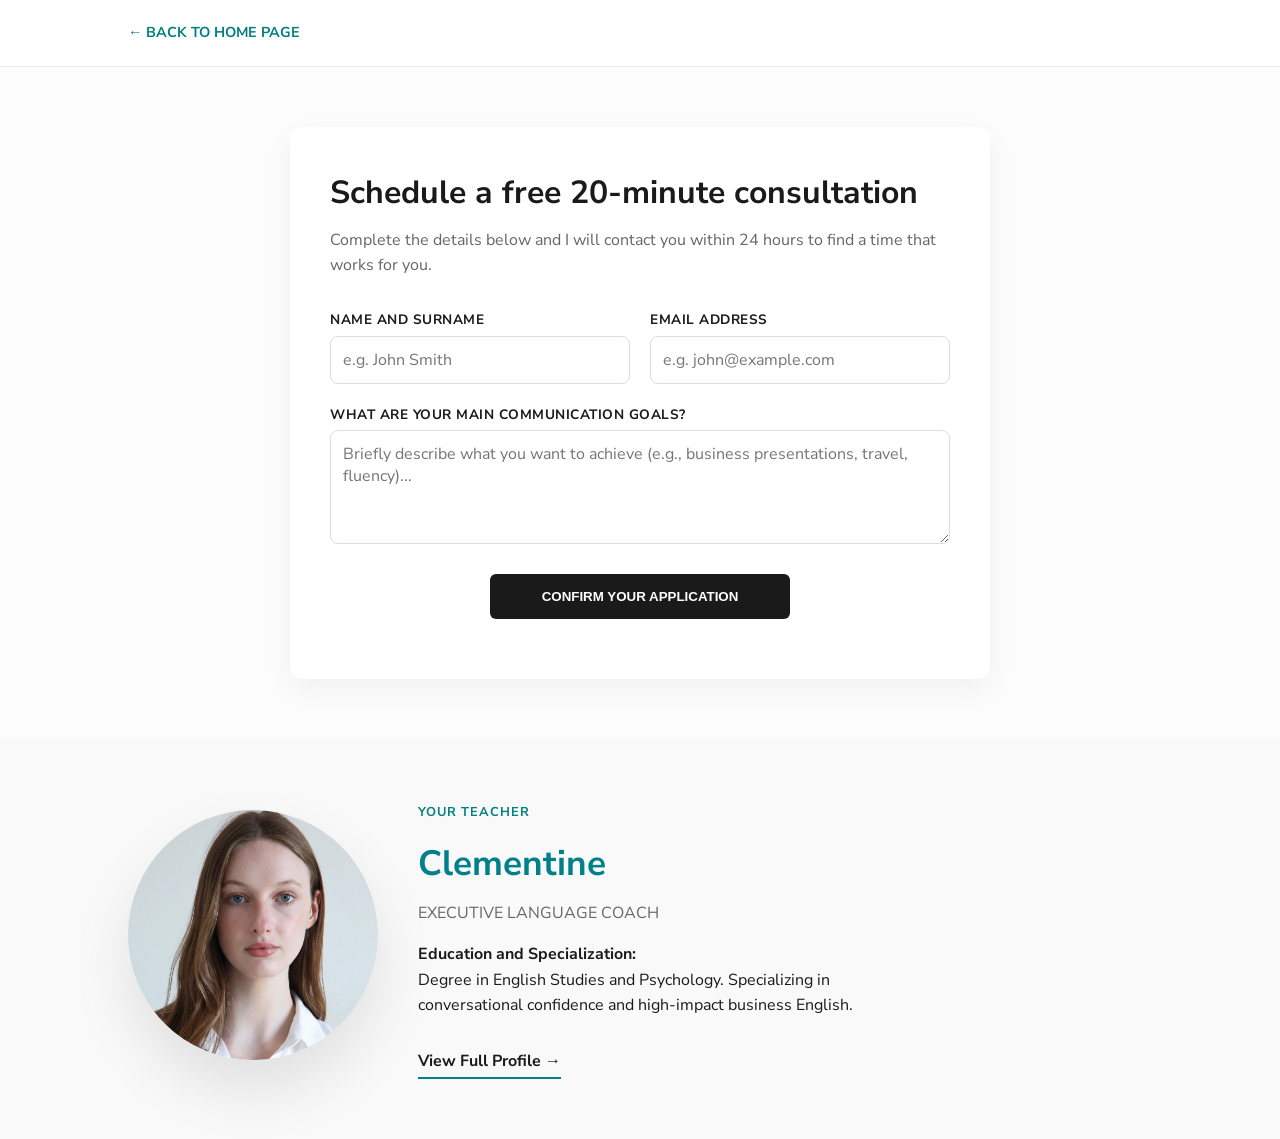
<file: book-session.html>
<!DOCTYPE html>
<html lang="en">
<head>
    <meta charset="UTF-8">
    <meta name="viewport" content="width=device-width, initial-scale=1.0">
    <title>Schedule a Consultation | NativeTalk</title>
    <link rel="stylesheet" href="./style.css?v=2.0">
    <link href="https://fonts.googleapis.com/css2?family=Nunito+Sans:wght@300;400;700&display=swap" rel="stylesheet">
    <style>
        /* Ensuring the layout feels consistent with the main page */
        .booking-page {
            font-family: 'Nunito Sans', sans-serif;
            background-color: #fcfcfc;
            color: #1a1a1a;
            margin: 0;
        }

        .back-link {
            text-decoration: none;
            color: #008080;
            font-weight: 700;
            font-size: 0.9rem;
            transition: opacity 0.3s;
        }

        .back-link:hover {
            opacity: 0.7;
        }

        .form-section {
            padding: 60px 20px;
            display: flex;
            justify-content: center;
        }

        .form-container {
            max-width: 700px;
            width: 100%;
            background: #fff;
            padding: 40px;
            border-radius: 12px;
            box-shadow: 0 10px 30px rgba(0,0,0,0.05);
        }

        h2 { font-size: 2rem; margin-bottom: 10px; }
        .form-subtitle { color: #666; margin-bottom: 30px; }

        .input-row {
            display: flex;
            gap: 20px;
            margin-bottom: 20px;
        }

        .input-group {
            flex: 1;
            display: flex;
            flex-direction: column;
        }

        .input-group.full-width { margin-top: 20px; }

        label {
            font-weight: 700;
            font-size: 0.85rem;
            margin-bottom: 8px;
            text-transform: uppercase;
            letter-spacing: 0.5px;
        }

        input, textarea {
            padding: 12px;
            border: 1px solid #ddd;
            border-radius: 6px;
            font-family: inherit;
            font-size: 1rem;
        }

        .btn-dark-form {
            background: #1a1a1a;
            color: #fff;
            padding: 15px 30px;
            border: none;
            border-radius: 6px;
            font-weight: 700;
            cursor: pointer;
            margin-top: 30px;
            width: 100%;
            transition: background 0.3s;
        }

        .btn-dark-form:hover {
            background: #333;
        }

        @media (max-width: 600px) {
            .input-row { flex-direction: column; }
        }
    </style>
</head>
<body class="booking-page">

    <header class="booking-header" style="padding: 20px 10%; background: #fff; border-bottom: 1px solid #eaeaea;">
        <a href="index.html" class="back-link">← BACK TO HOME PAGE</a>
    </header>

    <section class="form-section">
        <div class="form-container">
            <h2>Schedule a free 20-minute consultation</h2>
            <p class="form-subtitle">Complete the details below and I will contact you within 24 hours to find a time that works for you.</p>
            
            <form action="https://formspree.io/f/mlgaarjv" method="POST">
                <div class="input-row">
                    <div class="input-group">
                        <label for="full-name">Name and surname</label>
                        <input type="text" name="name" id="full-name" placeholder="e.g. John Smith" required>
                    </div>
                    <div class="input-group">
                        <label for="email-address">Email address</label>
                        <input type="email" name="email" id="email-address" placeholder="e.g. john@example.com" required>
                    </div>
                </div>

                <div class="input-group full-width">
                    <label for="message">What are your main communication goals?</label>
                    <textarea name="goals" id="message" placeholder="Briefly describe what you want to achieve (e.g., business presentations, travel, fluency)..." rows="4" required></textarea>
                </div>

                <input type="text" name="_gotcha" style="display:none">

                <button type="submit" class="btn btn-dark-form">CONFIRM YOUR APPLICATION</button>
            </form>
        </div>
    </section>

    <section class="teacher-section-v2" style="padding: 60px 10%; background: #f9f9f9;">
        <div class="profile-container-v2" style="display: flex; align-items: center; gap: 40px; max-width: 1100px; margin: 0 auto;">
            <div class="profile-image-v2">
                <img src="Gemini_Generated_Image_jn3lj3jn3lj3jn3l.png" alt="Clementine" class="teacher-img-large" style="width: 250px; height: 250px; border-radius: 50%; object-fit: cover;">
            </div>
            <div class="profile-info-v2">
                <span class="profile-tag" style="color: #008080; font-weight: 700; font-size: 0.8rem; letter-spacing: 1px;">YOUR TEACHER</span>
                <h3 style="font-size: 2.2rem; margin: 10px 0;">Clementine</h3>
                <span class="profile-title" style="display: block; margin-bottom: 15px; font-weight: 400; color: #666;">EXECUTIVE LANGUAGE COACH</span>
                <p class="profile-edu" style="line-height: 1.6; max-width: 500px;">
                    <strong>Education and Specialization:</strong><br>
                    Degree in English Studies and Psychology. Specializing in conversational confidence and high-impact business English.
                </p>
                <a href="profile.html" class="profile-link-v2" style="color: #1a1a1a; font-weight: 700; text-decoration: none; border-bottom: 2px solid #008080; padding-bottom: 3px;">View Full Profile →</a>
            </div>
        </div>
    </section>

</body>
</html>
</file>
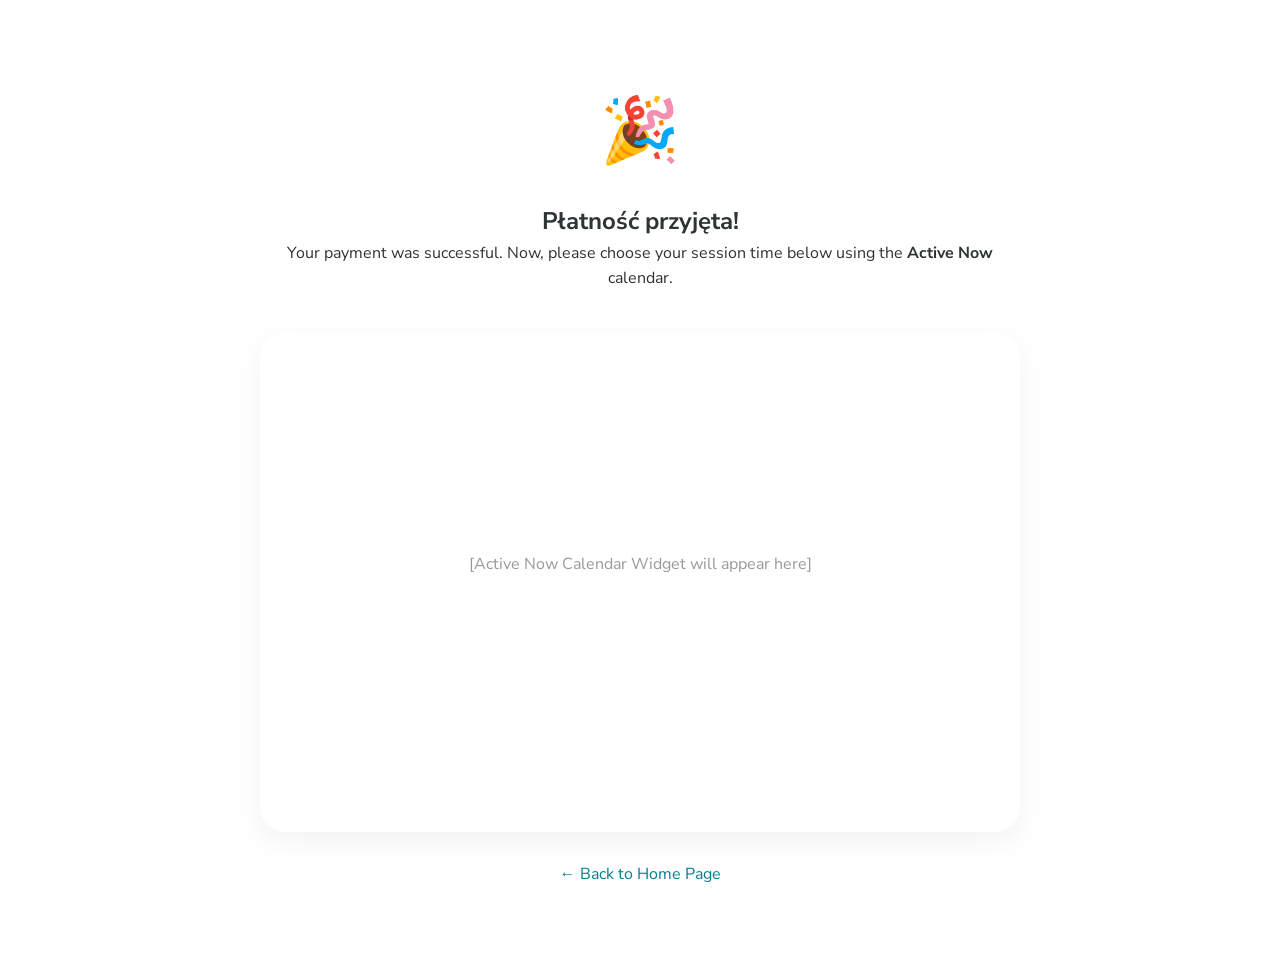
<file: booking-success.html>
<!DOCTYPE html>
<html lang="pl">
<head>
    <meta charset="UTF-8">
    <meta name="viewport" content="width=device-width, initial-scale=1.0">
    <title>Payment Successful | Czeca English</title>
    <link rel="stylesheet" href="./style.css?v=2.2">
    <link href="https://fonts.googleapis.com/css2?family=Nunito+Sans:wght@300;400;700&display=swap" rel="stylesheet">
    <style>
        .success-container {
            max-width: 800px;
            margin: 60px auto;
            text-align: center;
            padding: 20px;
        }
        .calendar-embed {
            margin-top: 40px;
            background: #fff;
            padding: 20px;
            border-radius: 25px;
            box-shadow: 0 10px 30px rgba(0,0,0,0.05);
            min-height: 500px;
        }
    </style>
</head>
<body class="bg-gray">

    <div class="success-container">
        <div style="font-size: 4rem; margin-bottom: 20px;">🎉</div>
        <h2>Płatność przyjęta!</h2>
        <p>Your payment was successful. Now, please choose your session time below using the <strong>Active Now</strong> calendar.</p>

        <div class="calendar-embed">
            <p style="color: #999; padding-top: 200px;">[Active Now Calendar Widget will appear here]</p>
        </div>
        <p style="margin-top: 30px;">
            <a href="index.html" style="color: var(--teal); text-decoration: none;">← Back to Home Page</a>
        </p>
    </div>

</body>
</html>
</file>
<file: style.css>
:root {
    --teal: #00808b;
    --light-teal: #b3d9d9;
    --white: #ffffff;
    --dark: #2d3436;
    --bg-gray: #f4f7f7;
}

* { box-sizing: border-box; margin: 0; padding: 0; }
body { font-family: 'Nunito Sans', sans-serif; color: var(--dark); line-height: 1.6; overflow-x: hidden; scroll-behavior: smooth; }

/* --- Hero --- */
.hero { height: 100vh; display: flex; align-items: center; justify-content: center; position: relative; color: var(--white); text-align: center; padding: 0 20px; }
.video-bg { position: absolute; top: 0; left: 0; width: 100%; height: 100%; object-fit: cover; z-index: -2; }
.overlay { position: absolute; top: 0; left: 0; width: 100%; height: 100%; background: rgba(0, 0, 0, 0.4); z-index: -1; }
.hero-content { max-width: 900px; }
h1 { font-size: clamp(2.5rem, 6vw, 4rem); margin: 20px 0; line-height: 1.1; }

/* --- Defined Stats Bar --- */
.stats-container { background: #fff; padding: 40px 20px; margin-top: -50px; position: relative; z-index: 10; }
.stats-bar { max-width: 1100px; margin: 0 auto; display: grid; grid-template-columns: repeat(auto-fit, minmax(250px, 1fr)); gap: 20px; }
.stat-item { background: var(--bg-gray); padding: 30px; border-radius: 12px; text-align: center; border-bottom: 4px solid var(--light-teal); }
.stat-icon { font-size: 1.5rem; margin-bottom: 10px; }

/* --- Tightened Arch Section --- */
.about-section { padding: 40px 20px; background: #fff; display: flex; justify-content: center; }
.arch-wrapper { position: relative; width: 100%; max-width: 650px; display: flex; flex-direction: column; align-items: center; }
.teal-arch { position: absolute; top: 0; width: 100%; height: 100%; background-color: var(--light-teal); border-radius: 350px 350px 0 0; z-index: 1; }
.student-img { width: 75%; max-width: 380px; border-radius: 20px; z-index: 2; margin-top: 30px; box-shadow: 0 15px 30px rgba(0,0,0,0.1); }
.arch-content { z-index: 3; text-align: center; margin-top: 25px; max-width: 500px; padding-bottom: 40px; }

/* --- Bigger Features Header --- */
.features { padding: 80px 10%; text-align: center; background: #fff; }
.section-title { font-size: clamp(2.5rem, 5vw, 4rem); line-height: 1.2; margin-bottom: 60px; }
.section-title span { font-style: italic; font-weight: 300; color: var(--teal); }
.feature-grid { display: grid; grid-template-columns: repeat(auto-fit, minmax(280px, 1fr)); gap: 30px; }
.feature-card { padding: 50px 30px; background: var(--bg-gray); border-radius: 20px; text-align: left; }
.highlight-card { background: var(--teal); color: white; }

/* --- Pricing Calculator --- */
.calc-section { padding: 100px 10%; background: var(--bg-gray); }
.calc-container { max-width: 1000px; margin: 0 auto; background: white; padding: 60px; border-radius: 30px; box-shadow: 0 20px 60px rgba(0,0,0,0.05); }
.calc-grid { display: grid; grid-template-columns: 1.5fr 1fr; gap: 50px; margin-top: 40px; }
.radio-group { margin: 20px 0 40px; }
.radio-option { display: block; padding: 15px; border: 2px solid #eee; border-radius: 10px; margin-bottom: 10px; cursor: pointer; }
.radio-option input { margin-right: 10px; accent-color: var(--teal); }
input[type="range"] { width: 100%; accent-color: var(--teal); margin: 20px 0 10px; }
.range-labels { display: flex; justify-content: space-between; font-size: 12px; color: #999; }
.result-box { background: #fdfdfd; border: 2px dashed var(--light-teal); padding: 40px; border-radius: 20px; text-align: center; }
.result-box h3 { font-size: 3rem; color: var(--teal); margin: 10px 0; }
.blik-indicator { margin-top: 15px; font-size: 0.8rem; color: #777; border-top: 1px solid #eee; padding-top: 10px; }

/* --- Buttons --- */
.btn { display: inline-block; padding: 16px 32px; text-decoration: none; font-weight: bold; border-radius: 6px; transition: 0.3s; margin: 10px; border: none; cursor: pointer; text-align: center; }
.btn-teal { background: var(--teal); color: var(--white); }
.btn-outline { border: 2px solid var(--white); color: var(--white); }
.btn-white { background: var(--white); color: var(--teal); }

/* --- Footer --- */
.main-footer { background: #2c3e50; color: white; padding: 80px 10% 40px; }
.footer-grid { display: flex; justify-content: space-between; flex-wrap: wrap; gap: 40px; }
.footer-bottom { border-top: 1px solid #3e4f5f; margin-top: 50px; padding-top: 20px; text-align: center; font-size: 12px; opacity: 0.6; }

@media (max-width: 900px) {
    .calc-grid { grid-template-columns: 1fr; }
    .calc-container { padding: 30px; }
}

/* --- Booking Page v2 Styles (Fixed Box) --- */
.booking-page { background: var(--bg-gray); }
.form-section { padding: 60px 10%; display: flex; justify-content: center; }
.form-container { 
    width: 100%; max-width: 800px; background: #fff; padding: 50px; 
    border-radius: 25px; box-shadow: 0 15px 45px rgba(0,0,0,0.08); 
}
.input-row { display: grid; grid-template-columns: 1fr 1fr; gap: 20px; margin-bottom: 20px; }
.input-group { display: flex; flex-direction: column; text-align: left; }
.input-group label { font-weight: bold; font-size: 0.85rem; margin-bottom: 5px; }
.input-group input, .input-group select, .input-group textarea { padding: 12px; border: 1px solid #ddd; border-radius: 8px; }
.full-width { grid-column: span 2; }
.btn-dark-form { background: #2c3e50; color: white; width: 100%; max-width: 300px; margin: 20px auto; display: block; }

.teacher-section-v2 { padding: 100px 10%; background: #fff; }
.profile-container-v2 {
    max-width: 1000px; margin: 0 auto; display: flex; align-items: center; gap: 60px;
}
.teacher-img-large {
    width: 100%; max-width: 450px; border-radius: 20px; box-shadow: 0 30px 60px rgba(0,0,0,0.1);
}
.profile-info-v2 { flex: 1; text-align: left; }
.profile-tag { color: var(--teal); font-weight: bold; font-size: 14px; letter-spacing: 2px; }
.profile-info-v2 h3 { font-size: 3rem; margin: 10px 0; color: var(--teal); }
.profile-link-v2 { display: inline-block; margin-top: 30px; color: var(--teal); font-weight: bold; text-decoration: none; border-bottom: 2px solid var(--light-teal); }

/* --- Full Profile Page (The Side-by-Side Video Layout) --- */
.profile-page { background: var(--bg-gray); }
.full-profile-section { max-width: 1100px; margin: 50px auto; padding: 60px; background: #fff; border-radius: 30px; box-shadow: 0 10px 30px rgba(0,0,0,0.05); }
.profile-main-name { font-size: 3.5rem; color: var(--teal); margin-bottom: 30px; }
.intro-media-container { display: grid; grid-template-columns: 1fr 1.5fr; gap: 40px; margin-bottom: 40px; }
.full-view-img { width: 100%; border-radius: 20px; }
.profile-video-box { background: #000; border-radius: 20px; overflow: hidden; display: flex; align-items: center; }
.intro-video { width: 100%; height: auto; }

@media (max-width: 900px) {
    .profile-container-v2, .intro-media-container, .input-row { grid-template-columns: 1fr; }
    .full-width { grid-column: span 1; }
}
</file>
